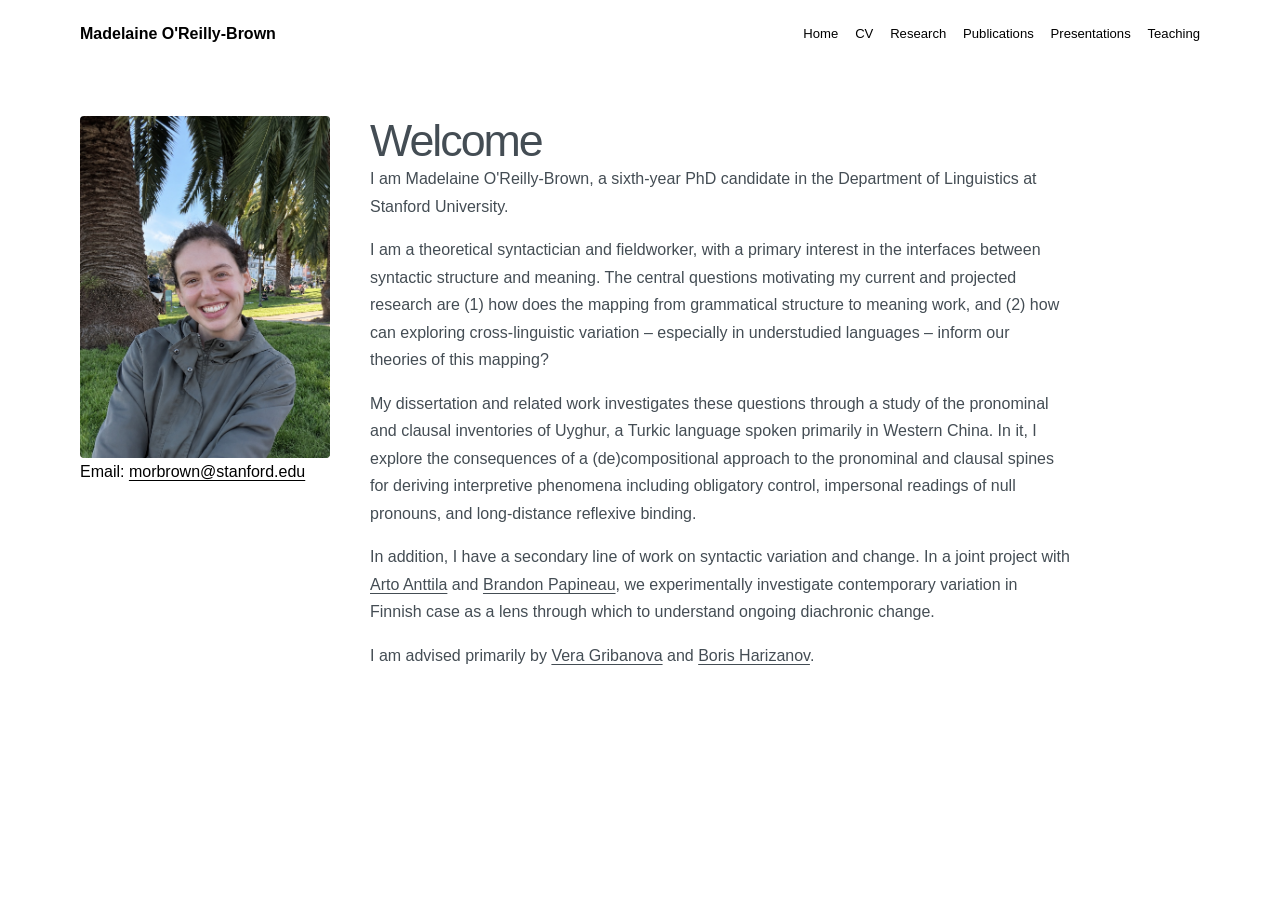
<file: index.html>
<!doctype html>
<html lang="en">
<head>
  <meta charset="utf-8">
  <meta name="viewport" content="width=device-width, initial-scale=1">
  <meta name="description" content="Academic website of Madelaine O'Reilly-Brown, linguist.">
  <title>Home | Madelaine O'Reilly-Brown</title>
  <link rel="stylesheet" href="styles.css">
  <meta name="google-site-verification" content="k-1rXL0M3NvSh5551VDGhLRb5bro6PYg8HSECuCGaL8" />
</head>
<body>
  <div id="top"></div>
  <header class="site-header">
  <div class="container header-inner">
    <a class="site-name" href="index.html">Madelaine O'Reilly-Brown</a>
    <nav aria-label="Main navigation">
      <a href="index.html">Home</a>
      <a href="cv.html">CV</a>
      <a href="research.html">Research</a>
      <a href="publications.html">Publications</a>
      <a href="talks.html">Presentations</a>
      <a href="teaching.html">Teaching</a>
    </nav>
  </div>
</header>
 <main class="container">
  <section class="intro-layout">
    <div class="intro-photo">
  <img src="photo.jpg" alt="Portrait of Madelaine O'Reilly-Brown">
  <p class="photo-email">
    Email: <a href="mailto:morbrown@stanford.edu">morbrown@stanford.edu</a>
  </p>
  </div>

    <div class="intro-text">
    <h1>Welcome</h1>
    <p>
      I am Madelaine O'Reilly-Brown, a sixth-year PhD candidate in the Department of Linguistics
      at Stanford University.
    </p>
    <p>
      I am a theoretical syntactician and fieldworker, with a primary interest in the interfaces between 
      syntactic structure and meaning. 
      The central questions motivating my current and projected research are (1) how does the mapping from grammatical structure to meaning work, 
      and (2) how can exploring cross-linguistic variation – especially in understudied languages – inform our theories of this mapping? 
    </p>
      <p>
      My dissertation and related work investigates these questions through a study of the pronominal and clausal inventories
      of Uyghur, a Turkic language spoken primarily in Western China. In it, I explore the consequences
      of a (de)compositional approach to the pronominal and clausal spines for deriving interpretive
      phenomena including obligatory control, impersonal readings of null pronouns, and long-distance reflexive binding. 
    </p>
    <p>
      In addition, I have a secondary line of work on syntactic variation and change. In a joint project with 
      <a href="https://web.stanford.edu/~anttila/">Arto Anttila</a> and 
      <a href="https://branpap.com/">Brandon Papineau</a>, 
      we experimentally investigate contemporary variation in Finnish case 
      as a lens through which to understand ongoing diachronic change. 
    </p>
     <p>
      I am advised primarily by <a href="https://stanford.edu/~gribanov/index.html">Vera Gribanova</a>
       and <a href="https://stanford.edu/~bharizan/">Boris Harizanov</a>.
    </p>
    </div>
  </section>
  </main>
</body>
</html>
</file>
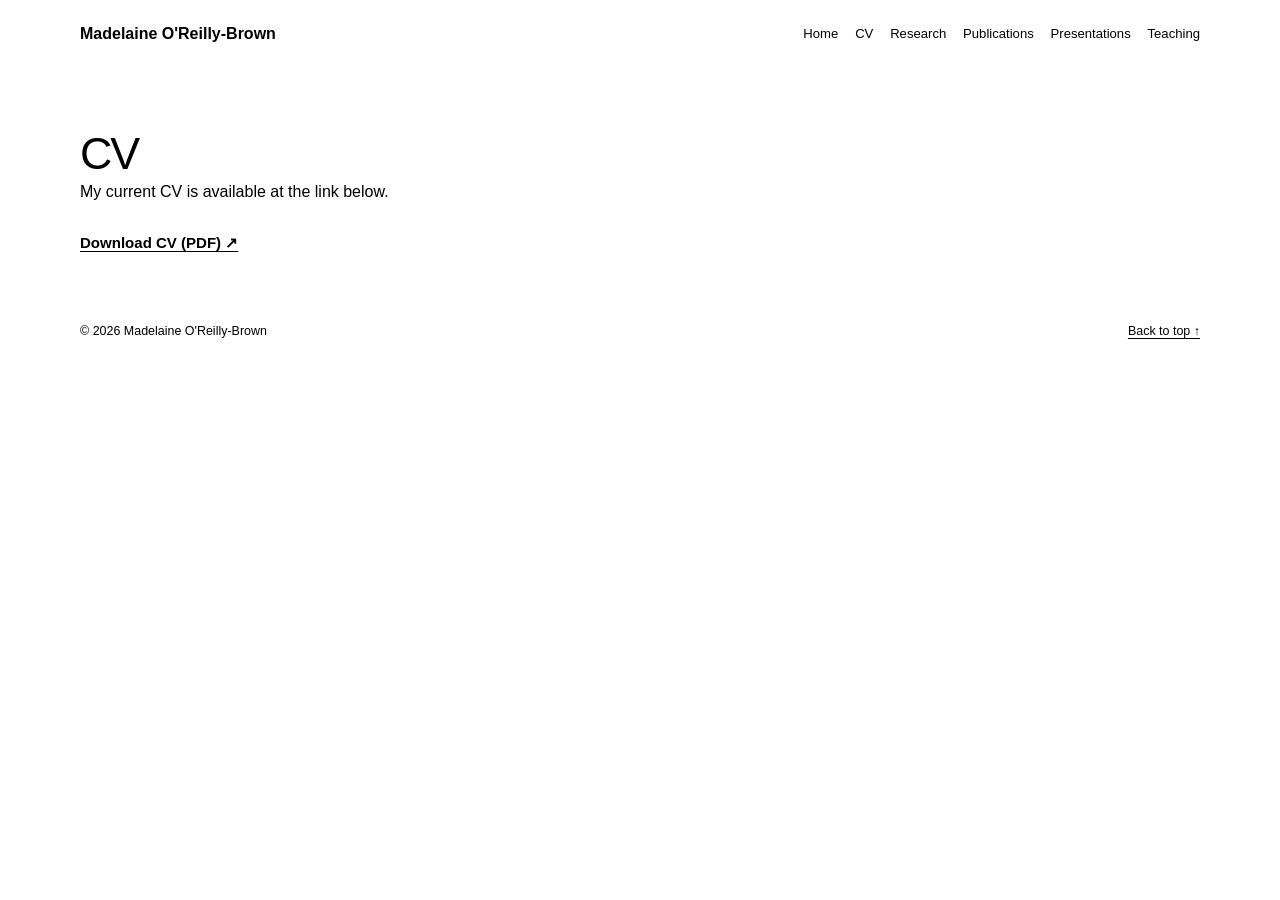
<file: cv.html>
<!doctype html>
<html lang="en">
<head>
  <meta charset="utf-8">
  <meta name="viewport" content="width=device-width, initial-scale=1">
  <meta name="description" content="Academic website of Madelaine O'Reilly-Brown, linguist.">
  <title>CV | Madelaine O'Reilly-Brown</title>
  <link rel="stylesheet" href="styles.css">
</head>
<body>
  <div id="top"></div>
  <header class="site-header">
  <div class="container header-inner">
    <a class="site-name" href="index.html">Madelaine O'Reilly-Brown</a>
    <nav aria-label="Main navigation">
      <a href="index.html">Home</a>
      <a href="cv.html">CV</a>
      <a href="research.html">Research</a>
      <a href="publications.html">Publications</a>
      <a href="talks.html">Presentations</a>
      <a href="teaching.html">Teaching</a>
    </nav>
  </div>
</header>
  <main class="container">
    <section class="page-heading">
      <h1>CV</h1>
      <p>My current CV is available at the link below.</p>
      <p><a class="download-link" href="cv.pdf">Download CV (PDF) ↗</a></p>
    </section>
    <footer class="site-footer">
  <p>© 2026 Madelaine O'Reilly-Brown</p>
  <p><a href="#top">Back to top ↑</a></p>
</footer>
  </main>
</body>
</html>
</file>
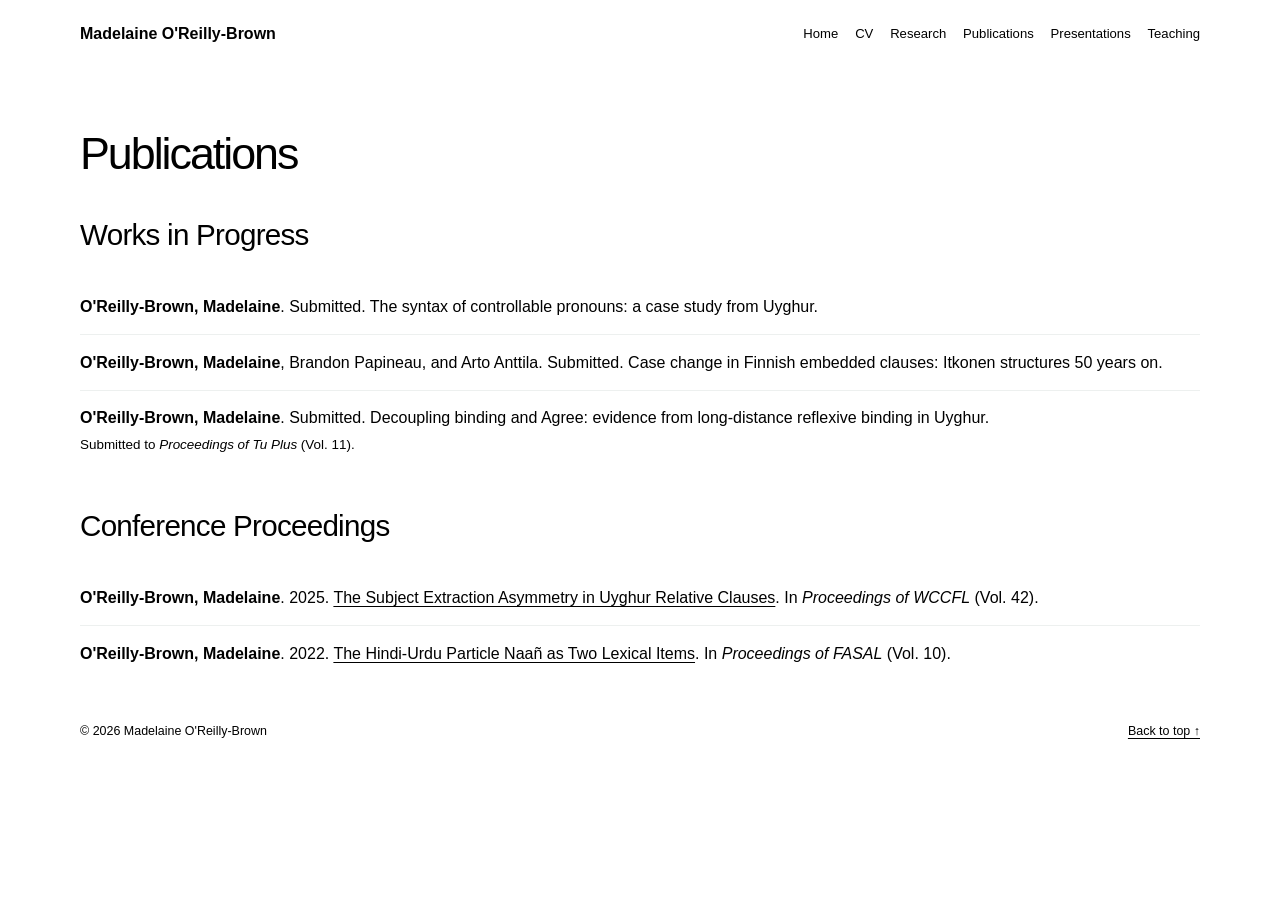
<file: publications.html>
<!doctype html>
<html lang="en">
<head>
  <meta charset="utf-8">
  <meta name="viewport" content="width=device-width, initial-scale=1">
  <meta name="description" content="Academic website of Madelaine O'Reilly-Brown, linguist.">
  <title>Publications | Madelaine O'Reilly-Brown</title>
  <link rel="stylesheet" href="styles.css">
</head>
<body>
  <div id="top"></div>
  <header class="site-header">
  <div class="container header-inner">
    <a class="site-name" href="index.html">Madelaine O'Reilly-Brown</a>
     <nav aria-label="Main navigation">
      <a href="index.html">Home</a>
      <a href="cv.html">CV</a>
      <a href="research.html">Research</a>
      <a href="publications.html">Publications</a>
      <a href="talks.html">Presentations</a>
      <a href="teaching.html">Teaching</a>
    </nav>
  </div>
</header>
  <main class="container">
    <section class="page-heading">
      <h1>Publications</h1>
    </section>
    <section class="content-section">
      <h2>Works in Progress</h2>
      <ul class="entry-list">
        <li><span class="entry-title"><strong>O'Reilly-Brown, Madelaine</strong>. Submitted. The syntax of controllable pronouns: a case study from Uyghur.</span></li>
        <li><span class="entry-title"><strong>O'Reilly-Brown, Madelaine</strong>, Brandon Papineau, and Arto Anttila. Submitted. Case change in Finnish embedded clauses: Itkonen structures 50 years on.</span></li>
      <li><span class="entry-title"><strong>O'Reilly-Brown, Madelaine</strong>. Submitted. Decoupling binding and Agree: evidence from long-distance reflexive binding in Uyghur.</span><span class="entry-meta">Submitted to <em>Proceedings of Tu Plus</em> (Vol. 11).</span></li>
      </ul>
    </section>
    <section class="content-section">
      <h2>Conference Proceedings</h2>
      <ul class="entry-list">
        <li><span class="entry-title"><strong>O'Reilly-Brown, Madelaine</strong>. 2025. <a href="O'ReillyBrown2025.pdf" target="_blank">The Subject Extraction Asymmetry in Uyghur Relative Clauses</a>. In <em>Proceedings of WCCFL</em> (Vol. 42).</span></li>
        <li><span class="entry-title"><strong>O'Reilly-Brown, Madelaine</strong>. 2022. <a href="O'ReillyBrown2022.pdf" target="_blank">The Hindi-Urdu Particle Naañ as Two Lexical Items</a>. In <em>Proceedings of FASAL</em> (Vol. 10).</span></li>
      </ul>
    </section>
    <footer class="site-footer">
  <p>© 2026 Madelaine O'Reilly-Brown</p>
  <p><a href="#top">Back to top ↑</a></p>
</footer>
  </main>
</body>
</html>
</file>
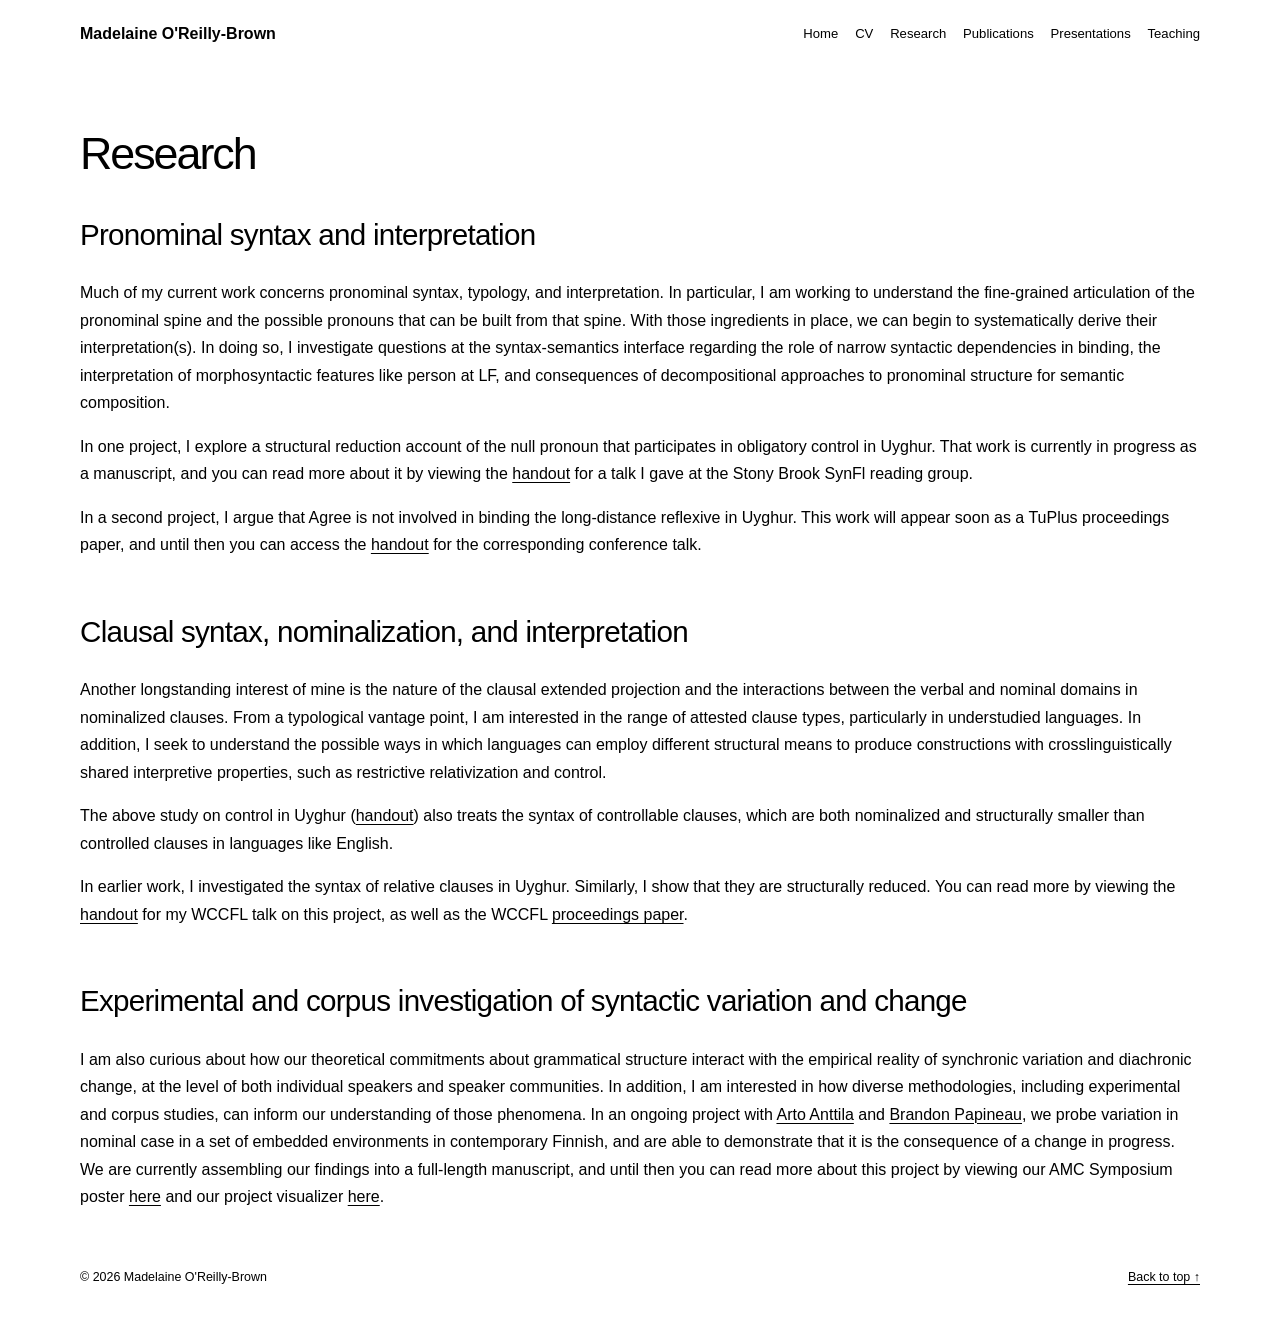
<file: research.html>
<!doctype html>
<html lang="en">
<head>
  <meta charset="utf-8">
  <meta name="viewport" content="width=device-width, initial-scale=1">
  <meta name="description" content="Academic website of Madelaine O'Reilly-Brown, linguist.">
  <title>Research | Madelaine O'Reilly-Brown</title>
  <link rel="stylesheet" href="styles.css">
</head>
<body>
  <div id="top"></div>
  <header class="site-header">
  <div class="container header-inner">
    <a class="site-name" href="index.html">Madelaine O'Reilly-Brown</a>
     <nav aria-label="Main navigation">
      <a href="index.html">Home</a>
      <a href="cv.html">CV</a>
      <a href="research.html">Research</a>
      <a href="publications.html">Publications</a>
      <a href="talks.html">Presentations</a>
      <a href="teaching.html">Teaching</a>
    </nav>
  </div>
</header>
  <main class="container">
    <section class="page-heading">
      <h1>Research</h1>
    </section>
    <section class="content-section">
      <h2>Pronominal syntax and interpretation</h2>
      <p>Much of my current work concerns pronominal syntax, typology, and interpretation. In particular, I am working
        to understand the fine-grained articulation of the pronominal spine and the possible pronouns that can
        be built from that spine. With those ingredients in place, we can begin to systematically derive their interpretation(s).
        In doing so, I investigate questions at the syntax-semantics interface regarding the role of narrow syntactic 
        dependencies in binding, the interpretation of morphosyntactic features like person at LF, and consequences of 
        decompositional approaches to pronominal structure for semantic composition. 
      </p>
      <p>In one project, I explore a structural reduction account of the null pronoun that participates in
        obligatory control in Uyghur. That work is currently in progress as a manuscript, and you can read more about
        it by viewing the <a href="OReillyBrown_StonyBrookSynfl_Handout.pdf" target="_blank">handout</a> for a talk I gave at the Stony Brook SynFl reading group.
      </p>
      <p>In a second project, I argue that Agree is not involved in binding the long-distance reflexive
        in Uyghur. This work will appear soon as a TuPlus proceedings paper, and until then you can access the <a href="OReillyBrown_TuPlus11_Handout.pdf" target="_blank">handout</a> for the corresponding conference talk.
      </p>
    </section>
    <section class="content-section">
      <h2>Clausal syntax, nominalization, and interpretation</h2>
      <p>Another longstanding interest of mine is the nature of the clausal extended projection and the interactions between
        the verbal and nominal domains in nominalized clauses. From a typological vantage point, I am interested in the 
      range of attested clause types, particularly in understudied languages. In addition, I seek to understand the possible ways
      in which languages can employ different structural means to produce constructions with crosslinguistically shared
      interpretive properties, such as restrictive relativization and control. </p>
      <p>The above study on control in Uyghur (<a href="OReillyBrown_StonyBrookSynfl_Handout.pdf" target="_blank">handout</a>) also
        treats the syntax of controllable clauses, which are both nominalized and structurally smaller than controlled clauses
        in languages like English. 
      </p>
      <p>In earlier work, I investigated the syntax of relative clauses in Uyghur. Similarly, I show that they are 
        structurally reduced. You can read more by viewing the <a href="OReillyBrown_WCCFL42_Handout.pdf" target="_blank">handout</a>
        for my WCCFL talk on this project, as well as the WCCFL <a href="OReillyBrown2025.pdf" target="_blank">proceedings paper</a>.
      </p>
    </section>
       <section class="content-section">
      <h2>Experimental and corpus investigation of syntactic variation and change</h2>
      <p>I am also curious about how our theoretical commitments about grammatical structure
        interact with the empirical reality of synchronic variation and diachronic change, at the level of both individual speakers
        and speaker communities. In addition, I am interested in how diverse methodologies, including experimental and corpus studies,
        can inform our understanding of those phenomena. In an ongoing project with <a href="https://web.stanford.edu/~anttila/">Arto Anttila</a> and 
      <a href="https://branpap.com/">Brandon Papineau</a>, we probe variation in nominal case in a set of embedded environments in contemporary 
      Finnish, and are able to demonstrate that it is the consequence of a change in progress. We are currently
      assembling our findings into a full-length manuscript, and until then you can read more about this project by viewing our AMC Symposium poster
      <a href="Itkonen50-1.pdf" target="_blank">here</a> and our project visualizer <a href="https://branpap.com/itkonen-replication/analysis/analysis.html">here</a>.</p>
    </section>
    <footer class="site-footer">
  <p>© 2026 Madelaine O'Reilly-Brown</p>
  <p><a href="#top">Back to top ↑</a></p>
</footer>
  </main>
</body>
</html>
</file>
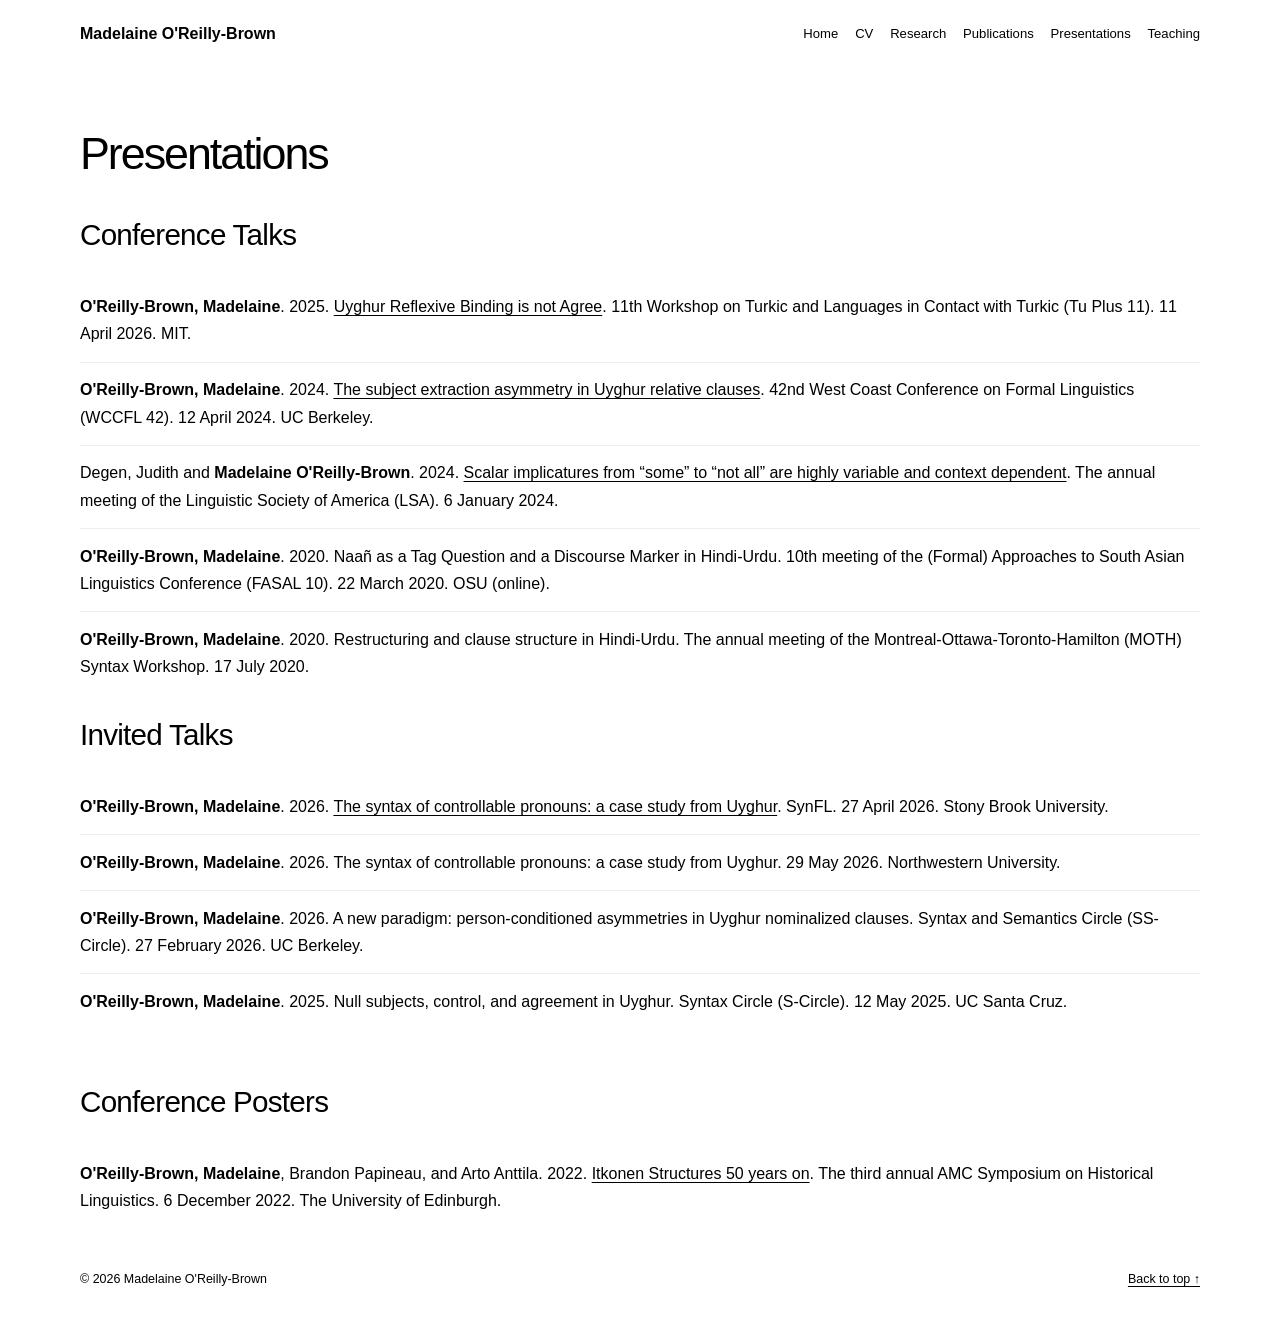
<file: talks.html>
<!doctype html>
<html lang="en">
<head>
  <meta charset="utf-8">
  <meta name="viewport" content="width=device-width, initial-scale=1">
  <meta name="description" content="Academic website of Madelaine O'Reilly-Brown, linguist.">
  <title>Talks | Madelaine O'Reilly-Brown</title>
  <link rel="stylesheet" href="styles.css">
</head>
<body>
  <div id="top"></div>
  <header class="site-header">
  <div class="container header-inner">
    <a class="site-name" href="index.html">Madelaine O'Reilly-Brown</a>
     <nav aria-label="Main navigation">
      <a href="index.html">Home</a>
      <a href="cv.html">CV</a>
      <a href="research.html">Research</a>
      <a href="publications.html">Publications</a>
      <a href="talks.html">Presentations</a>
      <a href="teaching.html">Teaching</a>
    </nav>
  </div>
</header>
  <main class="container">
    <section class="page-heading">
      <h1>Presentations</h1>
    </section>
    <section class="content-section">
      <h2>Conference Talks</h2>
      <ul class="entry-list">
        <li><span class="entry-title"><strong>O'Reilly-Brown, Madelaine</strong>. 2025. <a href="OReillyBrown_TuPlus11_Handout.pdf" target="_blank">Uyghur Reflexive Binding is not Agree</a>. 11th Workshop on Turkic and Languages in Contact with Turkic (Tu Plus 11). 11 April 2026. MIT.</span></li>
       <li><span class="entry-title"><strong>O'Reilly-Brown, Madelaine</strong>. 2024. <a href="OReillyBrown_WCCFL42_Handout.pdf" target="_blank">The subject extraction asymmetry in Uyghur relative clauses</a>. 42nd West Coast Conference on Formal Linguistics (WCCFL 42). 12 April 2024. UC Berkeley.</span></li>
      <li><span class="entry-title">Degen, Judith and <strong>Madelaine O'Reilly-Brown</strong>. 2024. <a href="LSA 2024 Corpus Implicatures.pdf" target="_blank">Scalar implicatures from “some” to “not all” are highly variable and context dependent</a>. The annual meeting of the Linguistic Society of America (LSA). 6 January 2024.</span></li>
      <li><span class="entry-title"><strong>O'Reilly-Brown, Madelaine</strong>. 2020. Naañ as a Tag Question and a Discourse Marker in Hindi-Urdu. 10th meeting of the (Formal) Approaches to South Asian Linguistics Conference (FASAL 10). 22 March 2020. OSU (online).</span></li>
      <li><span class="entry-title"><strong>O'Reilly-Brown, Madelaine</strong>. 2020. Restructuring and clause structure in Hindi-Urdu. The annual meeting of the Montreal-Ottawa-Toronto-Hamilton (MOTH) Syntax Workshop. 17 July 2020.</span></li>
      </ul>
    <section class="content-section">
      <h2>Invited Talks</h2>
      <ul class="entry-list">
        <li><span class="entry-title"><strong>O'Reilly-Brown, Madelaine</strong>. 2026. <a href="OReillyBrown_StonyBrookSynfl_Handout.pdf" target="_blank">The syntax of controllable pronouns: a case study from Uyghur</a>. SynFL. 27 April 2026. Stony Brook University.</span></li>
        <li><span class="entry-title"><strong>O'Reilly-Brown, Madelaine</strong>. 2026. The syntax of controllable pronouns: a case study from Uyghur. 29 May 2026. Northwestern University.</span></li>
        <li><span class="entry-title"><strong>O'Reilly-Brown, Madelaine</strong>. 2026. A new paradigm: person-conditioned asymmetries in Uyghur nominalized clauses. Syntax and Semantics Circle (SS-Circle). 27 February 2026. UC Berkeley.</span></li>
      <li><span class="entry-title"><strong>O'Reilly-Brown, Madelaine</strong>. 2025. Null subjects, control, and agreement in Uyghur. Syntax Circle (S-Circle). 12 May 2025. UC Santa Cruz.</span></li>
      </ul>
    </section>
     </section><section class="content-section">
      <h2>Conference Posters</h2>
      <ul class="entry-list">
      <li><span class="entry-title"><strong>O'Reilly-Brown, Madelaine</strong>, Brandon Papineau, and Arto Anttila. 2022. <a href="Itkonen50-1.pdf" target="_blank">Itkonen Structures 50 years on</a>. The third annual AMC Symposium on Historical Linguistics. 6 December 2022. The University of
Edinburgh.</span></li>
      </ul>
    </section>
    <footer class="site-footer">
  <p>© 2026 Madelaine O'Reilly-Brown</p>
  <p><a href="#top">Back to top ↑</a></p>
</footer>
  </main>
</body>
</html>
</file>
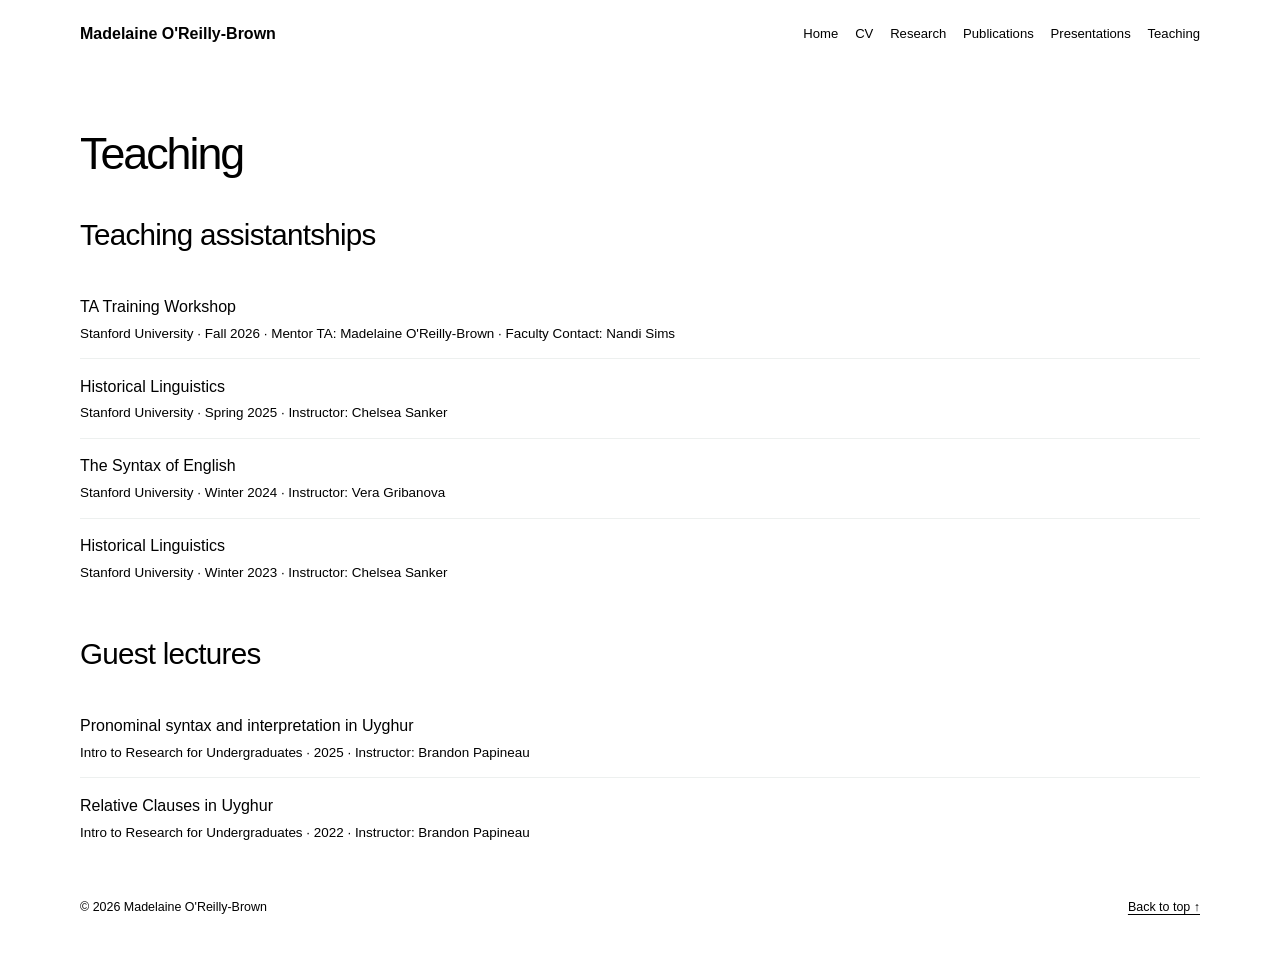
<file: teaching.html>
<!doctype html>
<html lang="en">
<head>
  <meta charset="utf-8">
  <meta name="viewport" content="width=device-width, initial-scale=1">
  <meta name="description" content="Academic website of Madelaine O'Reilly-Brown, linguist.">
  <title>Teaching | Madelaine O'Reilly-Brown</title>
  <link rel="stylesheet" href="styles.css">
</head>
<body>
  <div id="top"></div>
  <header class="site-header">
  <div class="container header-inner">
    <a class="site-name" href="index.html">Madelaine O'Reilly-Brown</a>
     <nav aria-label="Main navigation">
      <a href="index.html">Home</a>
      <a href="cv.html">CV</a>
      <a href="research.html">Research</a>
      <a href="publications.html">Publications</a>
      <a href="talks.html">Presentations</a>
      <a href="teaching.html">Teaching</a>
    </nav>
  </div>
</header>
  <main class="container">
    <section class="page-heading">
      <h1>Teaching</h1>
    </section>
    <section class="content-section">
      <h2>Teaching assistantships</h2>
      <ul class="entry-list">
        <li><span class="entry-title">TA Training Workshop</span><span class="entry-meta">Stanford University · Fall 2026 · Mentor TA: Madelaine O'Reilly-Brown · Faculty Contact: Nandi Sims</span></li>
        <li><span class="entry-title">Historical Linguistics</span><span class="entry-meta">Stanford University · Spring 2025 · Instructor: Chelsea Sanker</span></li>
        <li><span class="entry-title">The Syntax of English</span><span class="entry-meta">Stanford University · Winter 2024 · Instructor: Vera Gribanova</span></li>
        <li><span class="entry-title">Historical Linguistics</span><span class="entry-meta">Stanford University · Winter 2023 · Instructor: Chelsea Sanker</span></li>
      </ul>
    </section>
    <section class="content-section">
      <h2>Guest lectures</h2>
      <ul class="entry-list">
        <li><span class="entry-title">Pronominal syntax and interpretation in Uyghur</span><span class="entry-meta">Intro to Research for Undergraduates · 2025 · Instructor: Brandon Papineau</span></li>
        <li><span class="entry-title">Relative Clauses in Uyghur</span><span class="entry-meta">Intro to Research for Undergraduates · 2022 · Instructor: Brandon Papineau</span></li>
      </ul>
    </section>
    <footer class="site-footer">
  <p>© 2026 Madelaine O'Reilly-Brown</p>
  <p><a href="#top">Back to top ↑</a></p>
</footer>
  </main>
</body>
</html>
</file>
<file: styles.css>
```css
/* Shared stylesheet for the six-page academic website.
   Edit the variables below to customize the site-wide colors and width. */
:root {
  --ink: #20252b;
  --muted: #626c76;
  --accent: #315b58;
  --line: #e3e7e6;
  --paper: #ffffff;
  --soft: #f5f7f6;
  --max-width: 900px;
}

* { box-sizing: border-box; }
html { scroll-behavior: smooth; scroll-padding-top: 5.5rem; }

body {
  margin: 0;
  background: var(--paper);
  color: var(--ink);
  font-family: Arial, sans-serif;
  font-size: 12pt;
  line-height: 1.72;
}

a { color: var(--accent); text-decoration-thickness: 1px; text-underline-offset: 3px; }
a:hover { text-decoration-thickness: 2px; }

.container {
  width: min(var(--max-width), calc(100% - 3rem));
  max-width: var(--max-width);
  margin-left: 5rem;
  margin-right: 5rem;
}

.site-header {
  position: sticky;
  top: 0;
  z-index: 10;
  background: rgba(255, 255, 255, 0.97);
  border-bottom: 1px solid var(--line);
  backdrop-filter: blur(10px);
}

.header-inner {
  min-height: 68px;
  display: flex;
  align-items: center;
  justify-content: space-between;
  gap: 1.5rem;
}

.site-name {
  color: var(--ink);
  font-size: 1rem;
  font-weight: bold;
  text-decoration: none;
  white-space: nowrap;
}

nav { display: flex; flex-wrap: wrap; gap: 1.05rem; }

nav a {
  color: var(--muted);
  font-family: Arial, sans-serif;
  font-size: 0.82rem;
  text-decoration: none;
}

nav a:hover,
nav a:focus {
  color: var(--accent);
  text-decoration: underline;
  text-underline-offset: 5px;
}

.intro {
  padding: 7rem 0 4rem;
  border-bottom: 1px solid var(--line);
}

.page-heading {
  padding: 3.8rem 0 1rem;
  border-bottom: 1px solid var(--line);
}

.eyebrow {
  margin: 0 0 0.9rem;
  color: var(--accent);
  font-family: Arial, sans-serif;
  font-size: 0.76rem;
  font-weight: bold;
  letter-spacing: 0.08em;
  text-transform: uppercase;
}

h1 {
  max-width: 760px;
  margin: 0;
  font-size: clamp(1.67rem, 4.67vw, 2.8rem);
  font-weight: normal;
  letter-spacing: -0.045em;
  line-height: 1.1;
}

.intro-text {
  max-width: 700px;
  margin: 0 0 1rem;
  color: #444d54;
  font-size: 1rem;
}

.intro-links {
  display: flex;
  flex-wrap: wrap;
  gap: 0.65rem;
  font-family: Arial, sans-serif;
  font-size: 0.9rem;
}

.content-section {
  padding: 1rem 0;
  border-bottom: 1px solid var(--line);
}

h2 {
  margin: 0 0 1.15rem;
  font-size: 1.85rem;
  font-weight: normal;
  letter-spacing: -0.025em;
}

h3 {
  margin: 1.7rem 0 0.55rem;
  font-family: Arial, sans-serif;
  font-size: 0.93rem;
  font-weight: bold;
}

p { margin-top: 0; }

.entry-list {
  margin: 0;
  padding: 0;
  list-style: none;
}

.entry-list li {
  margin: 0;
  padding: 0.85rem 0;
  border-bottom: 1px solid #edf0ef;
}

.entry-list li:last-child { border-bottom: 0; }
.entry-title { display: block; }

.entry-meta {
  display: block;
  margin-top: 0.2rem;
  color: var(--muted);
  font-family: Arial, sans-serif;
  font-size: 0.84rem;
  line-height: 1.55;
}

.topic-list {
  display: flex;
  flex-wrap: wrap;
  gap: 0.55rem;
  margin-top: 1.4rem;
}

.topic-list span {
  padding: 0.25rem 0.65rem;
  border: 1px solid var(--line);
  border-radius: 3px;
  color: #46514f;
  font-family: Arial, sans-serif;
  font-size: 0.8rem;
}

.small-note {
  margin-top: 1rem;
  color: var(--muted);
  font-family: Arial, sans-serif;
  font-size: 0.78rem;
}

.download-link {
  display: inline-block;
  padding: 0.55rem 0;
  font-family: Arial, sans-serif;
  font-size: 0.94rem;
  font-weight: bold;
}

.site-footer {
  display: flex;
  justify-content: space-between;
  gap: 1rem;
  padding: 1.5rem 0 2.5rem;
  color: var(--muted);
  font-family: Arial, sans-serif;
  font-size: 0.78rem;
}

.site-footer p { margin: 0; }
.site-footer a { color: var(--muted); }

code {
  padding: 0.1rem 0.3rem;
  border-radius: 3px;
  background: var(--soft);
  font-size: 0.9em;
}

@media (max-width: 760px) {
  .container {
    width: calc(100% - 2rem);
    max-width: var(--max-width);
    margin-left: auto;
    margin-right: auto;
  }

  .header-inner {
    align-items: flex-start;
    flex-direction: column;
    gap: 0.45rem;
    padding: 0.8rem 0;
  }

  nav { gap: 0.8rem; }
  nav a { font-size: 0.78rem; }

  .intro { padding: 3.4rem 0 2.8rem; }
  .page-heading { padding: 2.8rem 0 1rem; }
  .intro-text { font-size: 1rem; }
  .content-section { padding: 2.2rem 0; }
  .site-footer { flex-direction: column; }
}

/* Homepage photo and introduction */
.intro-layout {
  display: flex;
  align-items: flex-start;
  gap: 2.5rem;
  margin-top: 0;
  padding-top: 3rem;
}

.intro-photo {
  flex: 0 0 250px;
  margin-top: 0;
}

.intro-photo img {
  display: block;
  width: 100%;
  height: auto;
  border-radius: 4px;
}

.intro-text {
  flex: 1;
  min-width: 0;
}

/* Stack the photo above the text on small screens */
@media (max-width: 650px) {
  .intro-layout {
    flex-direction: column;
    gap: 1.5rem;
  }

  .intro-photo {
    width: 100%;
    max-width: 250px;
    flex-basis: auto;
  }
}
```
</file>
